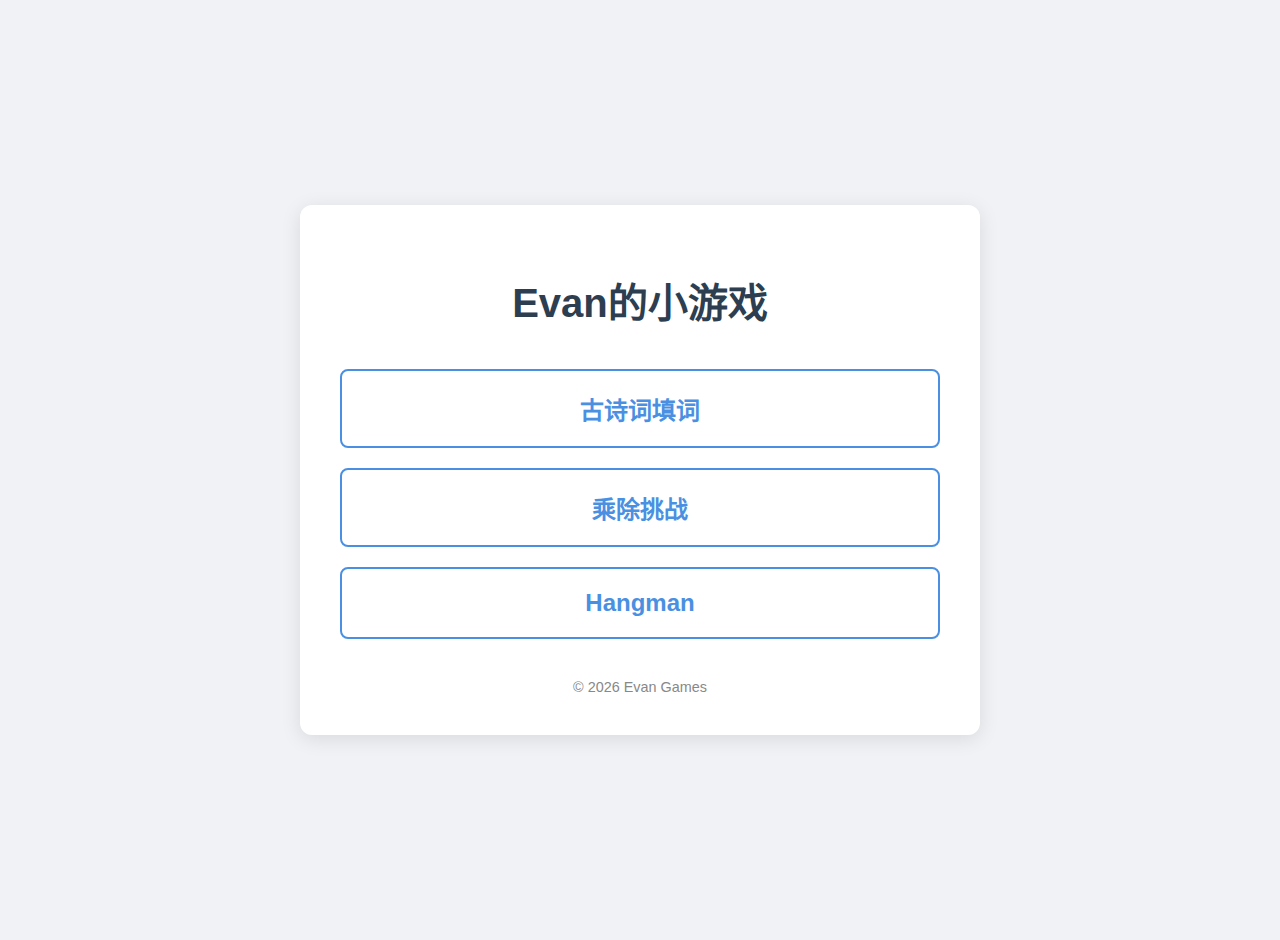
<file: index.html>
<!DOCTYPE html>
<html lang="zh-CN">
<head>
    <meta charset="UTF-8">
    <meta name="viewport" content="width=device-width, initial-scale=1.0">
    <title>Evan的小游戏</title>
    <style>
        :root {
            --primary-color: #4a90e2;
            --secondary-color: #f5f5f5;
            --text-color: #333;
            --hover-color: #357abd;
        }

        body {
            font-family: -apple-system, BlinkMacSystemFont, "Segoe UI", Roboto, "Helvetica Neue", Arial, "Noto Sans", sans-serif, "Apple Color Emoji", "Segoe UI Emoji", "Segoe UI Symbol", "Noto Color Emoji";
            background-color: #f0f2f5;
            margin: 0;
            padding: 20px;
            display: flex;
            justify-content: center;
            align-items: center;
            min-height: 100vh;
            color: var(--text-color);
        }

        .container {
            background-color: white;
            padding: 40px;
            border-radius: 12px;
            box-shadow: 0 4px 20px rgba(0, 0, 0, 0.1);
            text-align: center;
            max-width: 600px;
            width: 100%;
        }

        h1 {
            margin-bottom: 40px;
            color: #2c3e50;
            font-size: 2.5rem;
        }

        .game-list {
            display: flex;
            flex-direction: column;
            gap: 20px;
        }

        .game-link {
            display: block;
            text-decoration: none;
            background-color: white;
            border: 2px solid var(--primary-color);
            color: var(--primary-color);
            padding: 20px;
            border-radius: 8px;
            font-size: 1.5rem;
            font-weight: bold;
            transition: all 0.3s ease;
        }

        .game-link:hover {
            background-color: var(--primary-color);
            color: white;
            transform: translateY(-2px);
            box-shadow: 0 4px 10px rgba(74, 144, 226, 0.3);
        }

        .footer {
            margin-top: 40px;
            font-size: 0.9rem;
            color: #888;
        }
    </style>
</head>
<body>
    <div class="container">
        <h1>Evan的小游戏</h1>
        <div class="game-list">
            <a href="chinese/index.html" class="game-link">古诗词填词</a>
            <a href="math/grade4/index.html" class="game-link">乘除挑战</a>
            <a href="english/hangman/index.html" class="game-link">Hangman</a>
        </div>
        <div class="footer">
            &copy; 2026 Evan Games
        </div>
    </div>
</body>
</html>
</file>
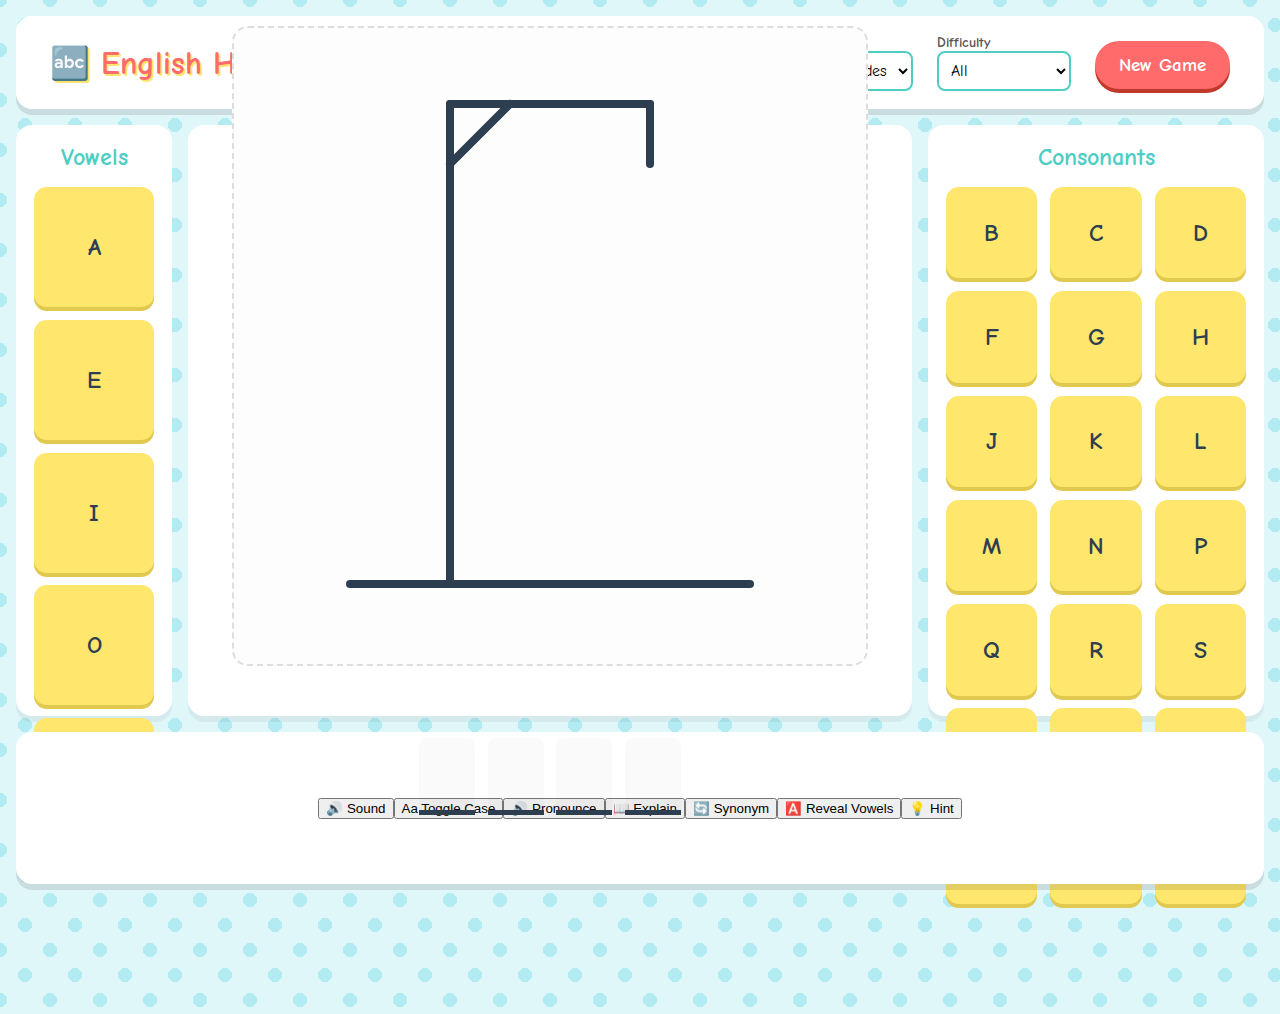
<file: english/hangman/index.html>
<!DOCTYPE html>
<html lang="en">
<head>
    <meta charset="UTF-8">
    <meta name="viewport" content="width=device-width, initial-scale=1.0">
    <title>English Hangman</title>
    <link rel="stylesheet" href="style.css?v=2026020911">
    <link href="https://fonts.googleapis.com/css2?family=Comic+Neue:wght@400;700&display=swap" rel="stylesheet">
</head>
<body>
    <div class="app-container">
        <!-- Top: Controls -->
        <header class="top-bar">
            <div class="logo">
                <h1>🔤 English Hangman</h1>
            </div>
            <div class="controls">
                <div class="control-group">
                    <label for="library-select">Library</label>
                    <select id="library-select">
                        <option value="elementary">Elementary</option>
                    </select>
                </div>
                <div class="control-group">
                    <label for="grade-select">Grade</label>
                    <select id="grade-select">
                        <option value="all">All Grades</option>
                        <option value="3">Grade 3</option>
                        <option value="4">Grade 4</option>
                        <option value="5">Grade 5</option>
                        <option value="6">Grade 6</option>
                    </select>
                </div>
                <div class="control-group">
                    <label for="difficulty-select">Difficulty</label>
                    <select id="difficulty-select">
                        <option value="all">All</option>
                        <option value="easy">Easy (<5)</option>
                        <option value="medium">Medium (5-7)</option>
                        <option value="hard">Hard (8+)</option>
                    </select>
                </div>
                <button id="new-game-btn">New Game</button>
            </div>
        </header>

        <!-- Main Game Area -->
        <main class="game-content">
            <!-- Left: Vowels -->
            <aside class="left-panel">
                <h2>Vowels</h2>
                <div id="vowels-container" class="vowels-grid">
                    <!-- JS will populate -->
                </div>
            </aside>

            <!-- Center: Hangman -->
            <section class="center-panel">
                <div class="canvas-wrapper">
                    <canvas id="hangman-canvas" width="600" height="600"></canvas>
                </div>
                <div id="game-message" class="hidden"></div>
                <div id="word-display" class="word-container">
                    <!-- JS will populate -->
                </div>
                <div id="synonym-display" class="synonym-container hidden">
                    <!-- JS will populate synonyms -->
                </div>
            </section>

            <!-- Right: Consonants -->
            <aside class="right-panel">
                <h2>Consonants</h2>
                <div id="consonants-container" class="consonants-grid">
                    <!-- JS will populate -->
                </div>
            </aside>
        </main>

        <!-- Bottom: Controls -->
        <footer class="bottom-panel">
            <button id="sound-toggle-btn" class="action-btn sound-btn">🔊 Sound</button>
            <button id="toggle-case-btn" class="action-btn">Aa Toggle Case</button>
            <button id="pronounce-btn" class="action-btn pronounce-btn">🔊 Pronounce</button>
            <button id="explain-btn" class="action-btn explain-btn">📖 Explain</button>
            <button id="synonym-btn" class="action-btn synonym-btn">🔄 Synonym</button>
            <button id="reveal-vowels-btn" class="action-btn vowels-btn">🅰️ Reveal Vowels</button>
            <button id="hint-btn" class="action-btn hint-btn">💡 Hint</button>
        </footer>
    </div>

    <div id="explain-modal" class="modal hidden">
        <div class="modal-overlay"></div>
        <div class="modal-content">
            <button id="close-modal-btn" class="close-btn">&times;</button>
            <h2 id="modal-word"></h2>
            <div class="modal-body">
            <div class="modal-text">
              <h3>Definition:</h3>
              <p id="modal-definition">Loading...</p>
            </div>
          </div>
        </div>
    </div>

    <script src="data.js?v=20260209"></script>
    <script src="sounds.js?v=20260209"></script>
    <script src="script.js?v=20260209"></script>
</body>
</html>
</file>
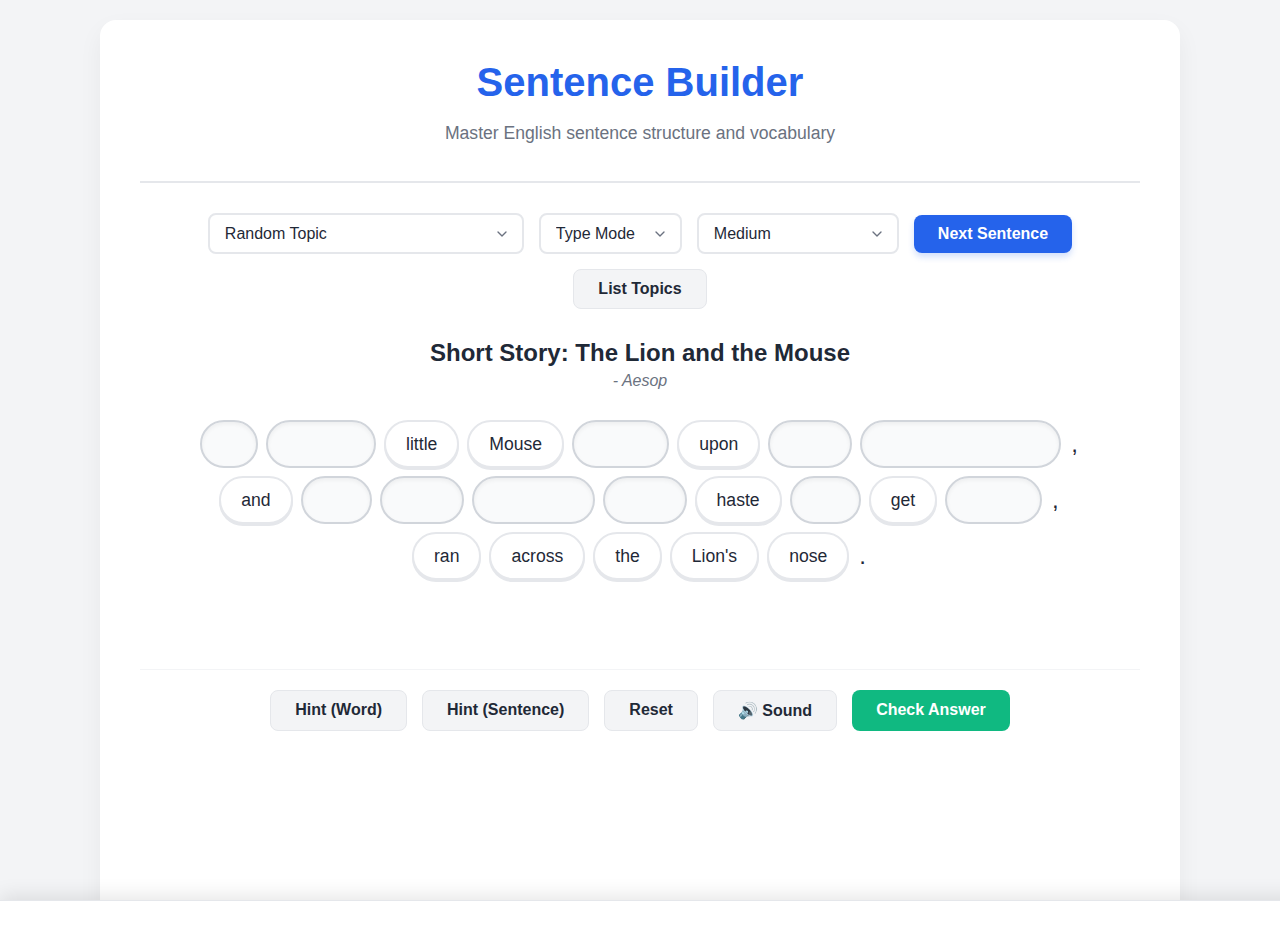
<file: english/sentence-builder/index.html>
<!DOCTYPE html>
<html lang="en">
<head>
    <meta charset="UTF-8">
    <meta name="viewport" content="width=device-width, initial-scale=1.0">
    <title>English Sentence Builder</title>
    <link rel="stylesheet" href="style.css?version=1.0.10">
</head>
<body>
    <div class="container">
        <header>
            <h1>Sentence Builder</h1>
            <p class="subtitle">Master English sentence structure and vocabulary</p>
        </header>

        <div class="controls">
            <select id="topic-select">
                <option value="all">Random Topic</option>
                <!-- Filled dynamically -->
            </select>
            
            <select id="mode-select">
                <option value="input">Type Mode</option>
                <option value="select">Select Mode</option>
                <option value="sort">Sort Mode</option>
            </select>
            
            <select id="difficulty-select">
                <option value="easy">Easy (Fewer Blanks)</option>
                <option value="medium" selected>Medium</option>
                <option value="hard">Hard (More Blanks)</option>
            </select>
            
            <button id="new-game-btn">Next Sentence</button>
            <button id="pick-topic-btn" class="secondary-btn">List Topics</button>
        </div>

        <div id="sentence-info">
            <div id="sentence-title">Loading...</div>
            <div id="sentence-author"></div>
        </div>

        <div id="sentence-content" class="sentence-container">
            <!-- Content generated by JS -->
        </div>
        
        <div id="message-area"></div>

        <div class="game-actions">
            <button id="hint-btn" class="secondary-btn">Hint (Word)</button>
            <button id="hint-sentence-btn" class="secondary-btn">Hint (Sentence)</button>
            <button id="restart-btn" class="secondary-btn">Reset</button>
            <button id="sound-toggle-btn" class="secondary-btn">🔊 Sound</button>
            <button id="check-btn" class="primary-btn">Check Answer</button>
        </div>
    </div>

    <!-- Selection Pool (Fixed at bottom) -->
    <div id="selection-pool" class="selection-pool hidden">
        <!-- Words generated by JS -->
    </div>

    <!-- Topic Picker Modal -->
    <div id="topic-modal" class="modal hidden">
        <div class="modal-content">
            <div class="modal-header">
                <h2>Select a Topic</h2>
                <button class="close-modal">&times;</button>
            </div>
            <div class="modal-body" id="topic-list">
                <!-- List generated by JS -->
            </div>
        </div>
    </div>

    <!-- Message Modal -->
    <div id="message-modal" class="modal hidden">
        <div class="modal-content">
            <div class="modal-header">
                <h2 id="msg-modal-title">Hint</h2>
                <button class="close-msg-modal">&times;</button>
            </div>
            <div class="modal-body">
                <p id="msg-modal-body" style="font-size: 1.2rem; line-height: 1.6;"></p>
            </div>
            <div class="modal-footer">
                <button id="msg-modal-ok" class="primary-btn">OK</button>
            </div>
        </div>
    </div>

    <!-- Scripts -->
    <script src="data.js"></script>
    <script src="sounds.js"></script>
    <script src="script.js?version=1.0.10"></script>
</body>
</html>
</file>
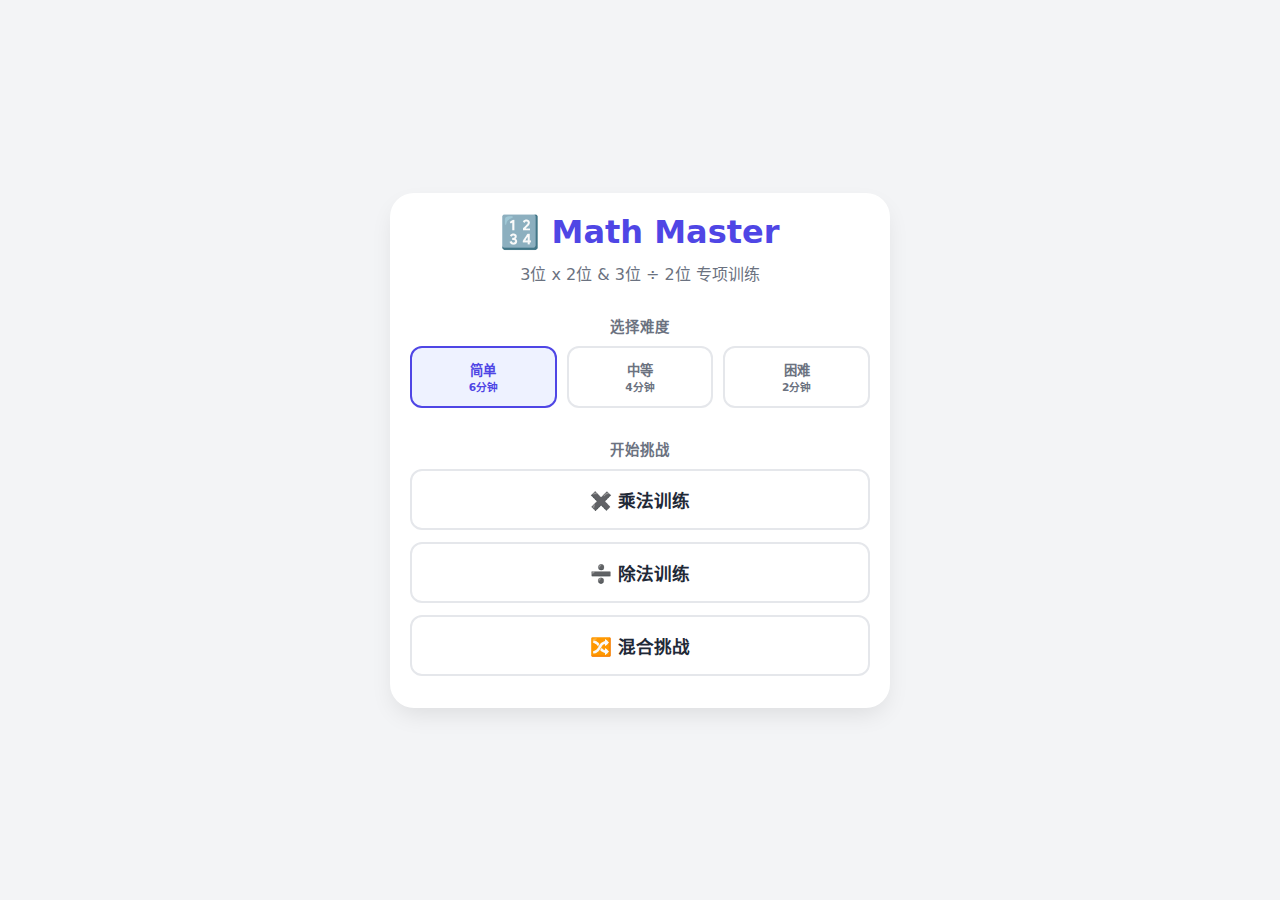
<file: math/grade4/index.html>
<!doctype html>
<html lang="zh-CN">
  <head>
    <meta charset="UTF-8" />
    <meta name="viewport" content="width=device-width, initial-scale=1.0" />
    <title>Math Master: 3x2 挑战</title>
    <style>
      :root {
        --primary: #4f46e5;
        --primary-dark: #4338ca;
        --bg: #f3f4f6;
        --surface: #ffffff;
        --text: #1f2937;
        --text-light: #6b7280;
        --success: #10b981;
        --error: #ef4444;
      }

      * {
        box-sizing: border-box;
        margin: 0;
        padding: 0;
        font-family: "Segoe UI", system-ui, sans-serif;
      }

      body {
            background-color: var(--bg);
            color: var(--text);
            height: 100vh;
            display: flex;
            justify-content: center;
            align-items: center;
            padding: 0;
            overflow: hidden;
        }

        .container {
            background: var(--surface);
            width: 100%;
            height: 100%;
            padding: 20px;
            text-align: center;
            position: relative;
            overflow: hidden;
            display: flex;
            flex-direction: column;
        }

        .container.narrow {
            max-width: 500px;
            height: auto;
            border-radius: 24px;
            box-shadow: 0 10px 25px -5px rgba(0, 0, 0, 0.1);
        }

        h1 {
            font-size: 2rem;
        margin-bottom: 10px;
        color: var(--primary);
      }

      .subtitle {
        color: var(--text-light);
        margin-bottom: 30px;
      }

      /* Screens */
      .screen {
        display: none;
        width: 100%;
        height: 100%;
        animation: fadeIn 0.3s ease-out;
      }

      .screen.active {
        display: block;
      }

      /* Center content for Start/Result screens */
      #start-screen, #result-screen {
        display: none;
        flex-direction: column;
        justify-content: center;
        align-items: center;
      }
      
      #start-screen.active, #result-screen.active {
        display: flex;
      }

      @keyframes fadeIn {
        from {
          opacity: 0;
          transform: translateY(10px);
        }
        to {
          opacity: 1;
          transform: translateY(0);
        }
      }

      /* Difficulty Selector */
        .difficulty-section {
            margin-bottom: 30px;
            width: 100%;
        }

        .section-label {
            font-size: 0.9rem;
            color: var(--text-light);
            margin-bottom: 10px;
            text-transform: uppercase;
            letter-spacing: 1px;
            font-weight: 600;
        }

        .difficulty-btns {
            display: flex;
            gap: 10px;
            justify-content: center;
        }

        .diff-btn {
            flex: 1;
            padding: 12px;
            border: 2px solid #e5e7eb;
            background: white;
            border-radius: 12px;
            cursor: pointer;
            font-weight: 600;
            color: var(--text-light);
            transition: all 0.2s;
        }

        .diff-btn.active {
            border-color: var(--primary);
            background: #eef2ff;
            color: var(--primary);
        }

        .diff-btn:hover:not(.active) {
            border-color: #d1d5db;
        }

        /* Menu */
      .mode-btn {
        display: block;
        width: 100%;
        padding: 16px;
        margin-bottom: 12px;
        border: 2px solid #e5e7eb;
        background: transparent;
        border-radius: 12px;
        font-size: 1.1rem;
        font-weight: 600;
        color: var(--text);
        cursor: pointer;
        transition: all 0.2s;
      }

      .mode-btn:hover {
        border-color: var(--primary);
        background: #eef2ff;
        color: var(--primary);
      }

      /* Game UI */
        .game-layout {
            display: flex;
            gap: 20px;
            align-items: stretch;
            text-align: left;
            height: 100%;
        }

        .game-main {
            flex: 1;
            text-align: center;
            display: flex;
            flex-direction: column;
            justify-content: center;
            padding: 20px;
        }

        .game-scratchpad {
            flex: 1;
            background: #f8fafc;
            border: 2px dashed #cbd5e1;
            border-radius: 16px;
            padding: 10px;
            display: flex;
            flex-direction: column;
            height: 100%;
            position: relative;
            transition: all 0.3s ease;
            z-index: 10;
        }

        .game-scratchpad.maximized {
            position: fixed;
            top: 0;
            left: 0;
            width: 100%;
            height: 100%;
            border: none;
            border-radius: 0;
            background: #ffffff;
            z-index: 100;
            padding: 20px;
        }

        .scratch-toolbar {
            display: flex;
            justify-content: space-between;
            margin-bottom: 10px;
            padding: 0 5px;
        }

        .tool-btn {
            background: none;
            border: none;
            cursor: pointer;
            font-size: 1.2rem;
            padding: 5px;
            border-radius: 8px;
            color: var(--text-light);
            transition: all 0.2s;
        }

        .tool-btn:hover, .tool-btn.active {
            background: #e2e8f0;
            color: var(--primary);
        }

        .canvas-container {
            flex: 1;
            position: relative;
            background: white;
            border-radius: 12px;
            overflow: hidden;
            box-shadow: inset 0 2px 4px rgba(0,0,0,0.05);
            cursor: crosshair;
        }

        canvas {
            display: block;
            width: 100%;
            height: 100%;
        }

        textarea.scratch-text {
            width: 100%;
            height: 100%;
            border: none;
            resize: none;
            padding: 15px;
            font-size: 1.2rem;
            font-family: monospace;
            background: white;
            border-radius: 12px;
            outline: none;
            display: none;
        }

        textarea.scratch-text.active {
            display: block;
        }

        @media (max-width: 768px) {
            .game-layout {
                flex-direction: column;
            }
            .game-scratchpad {
                width: 100%;
                height: 300px;
            }
        }

        .stats-bar {
        display: flex;
        justify-content: space-between;
        margin-bottom: 20px;
        font-size: 0.9rem;
        color: var(--text-light);
        font-weight: 600;
      }

      .timer-bar-bg {
        height: 6px;
        background: #e5e7eb;
        border-radius: 3px;
        margin-bottom: 30px;
        overflow: hidden;
      }

      .timer-bar-fill {
        height: 100%;
        background: var(--primary);
        width: 100%;
        transition: width 1s linear;
      }

      .problem-box {
        font-size: 3rem;
        font-weight: 700;
        margin-bottom: 30px;
        font-feature-settings: "tnum";
        font-variant-numeric: tabular-nums;
      }

      .input-wrapper {
        position: relative;
        max-width: 200px;
        margin: 0 auto 30px;
      }

      input[type="number"] {
        width: 100%;
        font-size: 2rem;
        padding: 12px;
        text-align: center;
        border: 3px solid #e5e7eb;
        border-radius: 12px;
        outline: none;
        transition: border-color 0.2s;
        -moz-appearance: textfield;
      }

      input[type="number"]::-webkit-outer-spin-button,
      input[type="number"]::-webkit-inner-spin-button {
        -webkit-appearance: none;
        margin: 0;
      }

      input[type="number"]:focus {
        border-color: var(--primary);
      }

      .submit-btn {
        background: var(--primary);
        color: white;
        border: none;
        padding: 16px 32px;
        border-radius: 12px;
        font-size: 1.1rem;
        font-weight: 600;
        cursor: pointer;
        transition: background 0.2s;
        width: 100%;
      }

      .submit-btn:hover {
        background: var(--primary-dark);
      }

      /* Feedback Animation */
      .correct-anim {
        animation: pulse-green 0.4s ease-out;
      }

      .wrong-anim {
        animation: shake-red 0.4s ease-in-out;
      }

      @keyframes pulse-green {
        0% {
          box-shadow: 0 0 0 0 rgba(16, 185, 129, 0.4);
          border-color: var(--success);
        }
        70% {
          box-shadow: 0 0 0 20px rgba(16, 185, 129, 0);
          border-color: var(--success);
        }
        100% {
          box-shadow: 0 0 0 0 rgba(16, 185, 129, 0);
        }
      }

      @keyframes shake-red {
        0%,
        100% {
          transform: translateX(0);
          border-color: var(--error);
        }
        25% {
          transform: translateX(-10px);
        }
        75% {
          transform: translateX(10px);
        }
      }

      /* Result Screen */
      .score-display {
        font-size: 4rem;
        font-weight: 800;
        color: var(--primary);
        margin-bottom: 10px;
      }

      .stats-grid {
        display: grid;
        grid-template-columns: 1fr 1fr;
        gap: 15px;
        margin-bottom: 30px;
      }

      .stat-item {
        background: #f9fafb;
        padding: 15px;
        border-radius: 12px;
      }

      .stat-label {
        font-size: 0.8rem;
        color: var(--text-light);
        margin-bottom: 4px;
      }

      .stat-value {
        font-size: 1.5rem;
        font-weight: 700;
      }
    </style>
  </head>
  <body>
    <div class="container narrow" id="main-container">
      <!-- Start Screen -->
      <div id="start-screen" class="screen active">
        <h1>🔢 Math Master</h1>
        <p class="subtitle">3位 x 2位 & 3位 ÷ 2位 专项训练</p>
        
        <div class="difficulty-section">
            <div class="section-label">选择难度</div>
            <div class="difficulty-btns">
                <button class="diff-btn active" onclick="setDifficulty(360, this)">简单<br><span style="font-size:0.8em">6分钟</span></button>
                <button class="diff-btn" onclick="setDifficulty(240, this)">中等<br><span style="font-size:0.8em">4分钟</span></button>
                <button class="diff-btn" onclick="setDifficulty(120, this)">困难<br><span style="font-size:0.8em">2分钟</span></button>
            </div>
        </div>

        <div class="section-label">开始挑战</div>
        <button class="mode-btn" onclick="startGame('multiplication')">
          ✖️ 乘法训练
        </button>
        <button class="mode-btn" onclick="startGame('division')">
          ➗ 除法训练
        </button>
        <button class="mode-btn" onclick="startGame('mixed')">
          🔀 混合挑战
        </button>
      </div>

      <!-- Game Screen -->
      <div id="game-screen" class="screen">
        <div class="game-layout">
          <div class="game-main">
            <div class="stats-bar">
              <span id="score-el">得分: 0</span>
              <span id="streak-el">连击: 0</span>
            </div>
            <div class="timer-bar-bg">
              <div id="timer-bar" class="timer-bar-fill"></div>
            </div>

            <div id="problem" class="problem-box">123 × 45</div>

            <div class="input-wrapper">
              <input
                type="number"
                id="answer-input"
                placeholder="?"
                autocomplete="off"
              />
            </div>

            <button class="submit-btn" onclick="checkAnswer()">提交 (Enter)</button>
          </div>

          <div class="game-scratchpad" id="scratchpad">
            <div class="scratch-toolbar">
              <div style="display: flex; gap: 5px;">
                <button class="tool-btn active" id="btn-draw" onclick="setScratchMode('draw')" title="画笔">✏️</button>
                <button class="tool-btn" id="btn-eraser" onclick="setScratchMode('eraser')" title="橡皮擦">🧽</button>
                <button class="tool-btn" id="btn-text" onclick="setScratchMode('text')" title="键盘">⌨️</button>
              </div>
              <div style="display: flex; gap: 5px;">
                  <button class="tool-btn" onclick="toggleMaximize()" title="最大化/还原" id="btn-maximize">⤢</button>
                  <button class="tool-btn" onclick="clearScratchpad()" title="清除">🗑️</button>
              </div>
            </div>
            <div class="canvas-container">
              <canvas id="scratch-canvas"></canvas>
              <textarea id="scratch-text" class="scratch-text" placeholder="在此输入计算过程..."></textarea>
            </div>
          </div>
        </div>
      </div>

      <!-- Result Screen -->
      <div id="result-screen" class="screen">
        <h1>时间到!</h1>
        <p class="subtitle">本次练习成绩</p>

        <div class="score-display" id="final-score">0</div>

        <div class="stats-grid">
          <div class="stat-item">
            <div class="stat-label">答对题目</div>
            <div class="stat-value" id="correct-count">0</div>
          </div>
          <div class="stat-item">
            <div class="stat-label">准确率</div>
            <div class="stat-value" id="accuracy">0%</div>
          </div>
        </div>

        <button class="submit-btn" onclick="showStartScreen()">再玩一次</button>
      </div>
    </div>

    <script>
      // Game State
      let currentMode = "mixed";
      let initialTime = 360; // Default Simple
      let score = 0;
      let streak = 0;
      let timeLeft = 60;
      let totalTime = 60;
      let timerInterval;
      let currentAnswer = 0;
      let totalQuestions = 0;
      let correctAnswers = 0;
      let isGameActive = false;

      // Scratchpad State
      let scratchMode = 'draw'; // 'draw' or 'text'
      let isDrawing = false;
      let isMaximized = false;
      let lastX = 0;
      let lastY = 0;
      const scratchpad = document.getElementById('scratchpad');
      const canvas = document.getElementById('scratch-canvas');
      const ctx = canvas.getContext('2d');
      const scratchText = document.getElementById('scratch-text');
      const maximizeBtn = document.getElementById('btn-maximize');

      // DOM Elements
      const mainContainer = document.getElementById('main-container');
      const screens = {
        start: document.getElementById("start-screen"),
        game: document.getElementById("game-screen"),
        result: document.getElementById("result-screen"),
      };
      const input = document.getElementById("answer-input");
      const problemEl = document.getElementById("problem");
      const scoreEl = document.getElementById("score-el");
      const streakEl = document.getElementById("streak-el");
      const timerBar = document.getElementById("timer-bar");

      function setDifficulty(time, btn) {
          initialTime = time;
          document.querySelectorAll('.diff-btn').forEach(b => b.classList.remove('active'));
          btn.classList.add('active');
      }

      // Init Canvas
      function initCanvas() {
        if (!canvas.offsetParent) return; // Hidden
        const rect = canvas.parentElement.getBoundingClientRect();
        // Set actual canvas size to match display size for sharp rendering
        canvas.width = rect.width;
        canvas.height = rect.height;
        
        ctx.strokeStyle = '#1f2937';
        ctx.lineJoin = 'round';
        ctx.lineCap = 'round';
        
        updateContextStyle();
      }
      
      function updateContextStyle() {
          if (scratchMode === 'eraser') {
              ctx.globalCompositeOperation = 'destination-out';
              ctx.lineWidth = 20;
              canvas.style.cursor = 'cell'; // Or a custom cursor
          } else {
              ctx.globalCompositeOperation = 'source-over';
              ctx.lineWidth = 2;
              canvas.style.cursor = 'crosshair';
          }
      }
      
      // Resize observer to handle window resize
      const resizeObserver = new ResizeObserver(() => {
        if (isGameActive && canvas.offsetParent) {
            // Optional: Save content before resize
            const tempCanvas = document.createElement('canvas');
            tempCanvas.width = canvas.width;
            tempCanvas.height = canvas.height;
            tempCanvas.getContext('2d').drawImage(canvas, 0, 0);
            
            initCanvas();
            
            // Restore content
            // Force source-over to draw the old content correctly
            const prevOp = ctx.globalCompositeOperation;
            ctx.globalCompositeOperation = 'source-over';
            ctx.drawImage(tempCanvas, 0, 0, tempCanvas.width, tempCanvas.height, 0, 0, canvas.width, canvas.height);
            // Restore mode
            ctx.globalCompositeOperation = prevOp;
        }
      });
      resizeObserver.observe(document.querySelector('.canvas-container'));

      // Canvas Events
      function getPos(e) {
        const rect = canvas.getBoundingClientRect();
        const clientX = e.touches ? e.touches[0].clientX : e.clientX;
        const clientY = e.touches ? e.touches[0].clientY : e.clientY;
        return {
            x: clientX - rect.left,
            y: clientY - rect.top
        };
      }

      function startDrawing(e) {
        if (scratchMode !== 'draw' && scratchMode !== 'eraser') return;
        isDrawing = true;
        const pos = getPos(e);
        lastX = pos.x;
        lastY = pos.y;
      }

      function draw(e) {
        if (!isDrawing) return;
        if (scratchMode !== 'draw' && scratchMode !== 'eraser') return;
        if (e.type !== 'mousemove' && e.type !== 'mousedown') e.preventDefault(); // Prevent scrolling on touch
        
        const pos = getPos(e);
        
        ctx.beginPath();
        ctx.moveTo(lastX, lastY);
        ctx.lineTo(pos.x, pos.y);
        ctx.stroke();
        
        lastX = pos.x;
        lastY = pos.y;
      }

      function stopDrawing() {
        isDrawing = false;
      }

      canvas.addEventListener('mousedown', startDrawing);
      canvas.addEventListener('mousemove', draw);
      canvas.addEventListener('mouseup', stopDrawing);
      canvas.addEventListener('mouseout', stopDrawing);

      canvas.addEventListener('touchstart', startDrawing, {passive: false});
      canvas.addEventListener('touchmove', draw, {passive: false});
      canvas.addEventListener('touchend', stopDrawing);

      function setScratchMode(mode) {
        scratchMode = mode;
        document.getElementById('btn-draw').classList.toggle('active', mode === 'draw');
        document.getElementById('btn-eraser').classList.toggle('active', mode === 'eraser');
        document.getElementById('btn-text').classList.toggle('active', mode === 'text');
        
        if (mode === 'draw' || mode === 'eraser') {
            canvas.style.display = 'block';
            scratchText.classList.remove('active');
            updateContextStyle();
        } else {
            canvas.style.display = 'none';
            scratchText.classList.add('active');
            scratchText.focus();
        }
      }

      function clearScratchpad() {
        ctx.clearRect(0, 0, canvas.width, canvas.height);
        scratchText.value = '';
      }

      function toggleMaximize() {
          isMaximized = !isMaximized;
          
          if (isMaximized) {
              scratchpad.classList.add('maximized');
              maximizeBtn.textContent = '⤡'; // Restore icon
          } else {
              scratchpad.classList.remove('maximized');
              maximizeBtn.textContent = '⤢'; // Maximize icon
          }
          
          // Re-init canvas after transition (wait for CSS transition)
          // We can use the resize observer to handle this, but let's force a check after transition
          setTimeout(() => {
             // Trigger resize observer manually or let it happen naturally
             // Saving content is handled by resize observer logic if we update it correctly
             // But ResizeObserver might be enough. Let's see.
             // Actually, ResizeObserver is async and handles it.
             // However, for better UX, we might want to ensure we don't lose content during the animation if possible.
             // The current ResizeObserver logic saves/restores content.
          }, 310);
      }

      // Setup Event Listeners
      input.addEventListener("keypress", function (e) {
        if (e.key === "Enter") {
          checkAnswer();
        }
      });

      function showScreen(screenName) {
        Object.values(screens).forEach((s) => s.classList.remove("active"));
        screens[screenName].classList.add("active");

        // Handle Layout
        if (screenName === 'game') {
            mainContainer.classList.remove('narrow');
            // Delay initCanvas slightly to ensure layout is done
            setTimeout(initCanvas, 50);
        } else {
            mainContainer.classList.add('narrow');
        }
      }

      function showStartScreen() {
        showScreen("start");
      }

      function startGame(mode) {
        currentMode = mode;
        score = 0;
        streak = 0;
        timeLeft = initialTime;
        totalTime = initialTime;
        totalQuestions = 0;
        correctAnswers = 0;
        isGameActive = true;

        updateStats();
        showScreen("game");
        generateProblem();
        input.value = "";
        input.focus();
        
        // Auto clear scratchpad on start
        clearScratchpad();
        updateTimerDisplay(); // Initial display

        // Start Timer
        if (timerInterval) clearInterval(timerInterval);
        timerInterval = setInterval(() => {
          if (!isGameActive) return;

          timeLeft -= 0.1;
          const percentage = (timeLeft / totalTime) * 100;
          timerBar.style.width = `${Math.max(0, percentage)}%`;
          
          updateTimerDisplay(); // Update text

          if (percentage <= 20) {
            timerBar.style.background = "#ef4444";
          } else {
            timerBar.style.background = "#4f46e5";
          }

          if (timeLeft <= 0) {
            endGame();
          }
        }, 100);
      }
      
      function updateTimerDisplay() {
          const minutes = Math.floor(Math.ceil(timeLeft) / 60);
          const seconds = Math.ceil(timeLeft) % 60;
          const timeText = `${minutes}:${seconds.toString().padStart(2, '0')}`;
          // Show timer text inside or above timer bar if we had an element.
          // Let's add a timer text element dynamically if it doesn't exist, or just use existing structure?
          // We don't have a timer text element. Let's create one or just put it in the stats bar?
          // Actually, let's create a dedicated timer display overlay or put it in stats bar.
          // Let's modify stats bar to include time.
          
          // Or cleaner: Add a timer overlay on the progress bar? Or just add it to stats bar.
          // Let's look at stats-bar HTML:
          // <div class="stats-bar"><span id="score-el">...</span><span id="streak-el">...</span></div>
          // We can insert a timer span in the middle.
          
          let timerEl = document.getElementById('timer-text-el');
          if (!timerEl) {
              const statsBar = document.querySelector('.stats-bar');
              timerEl = document.createElement('span');
              timerEl.id = 'timer-text-el';
              // Insert in middle
              statsBar.insertBefore(timerEl, statsBar.children[1]);
          }
          timerEl.textContent = `⏱️ ${timeText}`;
      }

      function generateProblem() {
        let type = currentMode;
        if (type === "mixed") {
          type = Math.random() > 0.5 ? "multiplication" : "division";
        }

        let num1, num2, symbol;

        if (type === "multiplication") {
          // 3-digit * 2-digit
          num1 = Math.floor(Math.random() * 900) + 100; // 100-999
          num2 = Math.floor(Math.random() * 90) + 10; // 10-99
          currentAnswer = num1 * num2;
          symbol = "×";
        } else {
          // 3-digit / 2-digit
          // Generate answer and divisor first to ensure integer result
          // Divisor (2-digit)
          num2 = Math.floor(Math.random() * 90) + 10; // 10-99

          // Result. We want Dividend to be 3-digit (100-999).
          // Dividend = Divisor * Quotient
          // So Quotient range:
          // Min Quotient = 100 / Divisor
          // Max Quotient = 999 / Divisor

          let minQ = Math.ceil(100 / num2);
          let maxQ = Math.floor(999 / num2);

          // If range is invalid (shouldn't happen for 10-99 divisor, min possible is 100/99=1, max 999/10=99)
          if (minQ > maxQ) {
            // Fallback simply
            num2 = 20;
            minQ = 5;
            maxQ = 49;
          }

          let quotient = Math.floor(Math.random() * (maxQ - minQ + 1)) + minQ;

          num1 = num2 * quotient; // This is the dividend
          currentAnswer = quotient;
          symbol = "÷";
        }

        problemEl.textContent = `${num1} ${symbol} ${num2}`;
      }

      function checkAnswer() {
        if (!isGameActive) return;

        const userVal = parseInt(input.value);
        if (isNaN(userVal)) return;

        totalQuestions++;
        const isCorrect = userVal === currentAnswer;

        if (isCorrect) {
          handleCorrect();
        } else {
          handleWrong();
        }

        input.value = "";
        input.focus();
        updateStats();
        
        // Auto clear scratchpad on next question? 
        // User might want to see where they went wrong, so maybe NOT clear automatically on wrong answer.
        // But on correct answer, usually we move on. 
        // Let's Keep it manual for now to be safe, or clear only on correct?
        // User feedback usually prefers manual clearing or clearing when NEW problem appears.
        if (isGameActive) {
            generateProblem();
            // Optional: clearScratchpad(); // Let's leave it for user to decide or add a preference later.
        }
      }

      function handleCorrect() {
        correctAnswers++;
        streak++;

        // Calculate score based on streak
        const points = 10 + streak * 2;
        score += points;

        // Add time bonus (max 60s)
        timeLeft = Math.min(totalTime, timeLeft + 2);

        // Visual feedback
        input.classList.add("correct-anim");
        setTimeout(() => input.classList.remove("correct-anim"), 400);
      }

      function handleWrong() {
        streak = 0;
        // Time penalty
        timeLeft = Math.max(0, timeLeft - 5);

        // Visual feedback
        input.classList.add("wrong-anim");
        setTimeout(() => input.classList.remove("wrong-anim"), 400);
      }

      function updateStats() {
        scoreEl.textContent = `得分: ${score}`;
        streakEl.textContent = `连击: ${streak}`;
      }

      function endGame() {
        isGameActive = false;
        clearInterval(timerInterval);

        document.getElementById("final-score").textContent = score;
        document.getElementById("correct-count").textContent =
          `${correctAnswers}/${totalQuestions}`;

        const acc =
          totalQuestions > 0
            ? Math.round((correctAnswers / totalQuestions) * 100)
            : 0;
        document.getElementById("accuracy").textContent = `${acc}%`;

        showScreen("result");
      }
    </script>
  </body>
</html>
</file>
<file: english/hangman/style.css>
:root {
    --primary-color: #4ECDC4;
    --secondary-color: #FF6B6B;
    --accent-color: #FFE66D;
    --bg-color: #E0F7FA;
    --text-color: #2C3E50;
    --font-main: 'Comic Neue', cursive, sans-serif;
}

body {
    margin: 0;
    padding: 0;
    font-family: var(--font-main);
    background-color: var(--bg-color);
    background-image: radial-gradient(#B2EBF2 20%, transparent 20%),
                      radial-gradient(#B2EBF2 20%, transparent 20%);
    background-size: 50px 50px;
    background-position: 0 0, 25px 25px;
    color: var(--text-color);
    height: 100vh;
    display: flex;
    flex-direction: column;
}

.app-container {
    display: flex;
    flex-direction: column;
    height: 100%;
    max-width: 1600px;
    margin: 0 auto;
    width: 100%;
    padding: 1rem;
    box-sizing: border-box;
}

/* Header */
.top-bar {
    display: flex;
    justify-content: space-between;
    align-items: center;
    background-color: white;
    padding: 1rem 2rem;
    border-radius: 1rem;
    box-shadow: 0 6px 0 rgba(0,0,0,0.1);
    margin-bottom: 1rem;
    border: 2px solid #fff;
}

.top-bar h1 {
    margin: 0;
    color: var(--secondary-color);
    font-size: 2rem;
    text-shadow: 2px 2px 0 #ffe66d;
}

.controls {
    display: flex;
    gap: 1.5rem;
    align-items: flex-end;
}

.control-group {
    display: flex;
    flex-direction: column;
    font-weight: bold;
    font-size: 0.9rem;
    color: #555;
}

select {
    padding: 0.5rem;
    border-radius: 0.5rem;
    border: 2px solid var(--primary-color);
    font-family: inherit;
    font-size: 1rem;
    background: white;
    cursor: pointer;
    outline: none;
}

select:hover {
    background-color: #f0fdfc;
}

#new-game-btn {
    background-color: var(--secondary-color);
    color: white;
    border: none;
    padding: 0.8rem 1.5rem;
    font-size: 1.2rem;
    border-radius: 2rem;
    cursor: pointer;
    font-family: inherit;
    font-weight: bold;
    transition: transform 0.1s;
    box-shadow: 0 4px 0 #c0392b;
    margin-bottom: 2px;
}

#new-game-btn:active {
    transform: translateY(4px);
    box-shadow: none;
}

/* Main Content */
.game-content {
    flex: 1;
    display: flex;
    gap: 1rem;
    min-height: 0;
}

/* Panels */
.left-panel, .right-panel {
    background-color: white;
    padding: 1rem;
    border-radius: 1rem;
    box-shadow: 0 6px 0 rgba(0,0,0,0.05);
    display: flex;
    flex-direction: column;
    align-items: center;
    border: 2px solid #fff;
}

.left-panel {
    flex: 0 0 120px;
}

.right-panel {
    flex: 0 0 300px;
}

.center-panel {
    flex: 1;
    background-color: white;
    border-radius: 1rem;
    box-shadow: 0 6px 0 rgba(0,0,0,0.05);
    display: flex;
    flex-direction: column;
    justify-content: center;
    align-items: center;
    position: relative;
    border: 2px solid #fff;
}

h2 {
    color: var(--primary-color);
    margin-top: 0;
    margin-bottom: 1rem;
    font-size: 1.5rem;
    text-align: center;
}

/* Letter Grids */
.vowels-grid {
    display: flex;
    flex-direction: column;
    gap: 0.8rem;
    width: 100%;
}

.consonants-grid {
    display: grid;
    grid-template-columns: repeat(3, 1fr);
    gap: 0.8rem;
    width: 100%;
}

.letter-btn {
    aspect-ratio: 1;
    display: flex;
    justify-content: center;
    align-items: center;
    background-color: var(--accent-color);
    border: none;
    border-radius: 0.8rem;
    font-size: 1.5rem;
    font-weight: bold;
    color: var(--text-color);
    cursor: pointer;
    transition: all 0.2s;
    user-select: none;
    box-shadow: 0 4px 0 #e1c950;
    font-family: var(--font-main);
}

.letter-btn:hover:not(:disabled) {
    transform: translateY(-2px);
    background-color: #fff0a0;
}

.letter-btn:active:not(:disabled) {
    transform: translateY(2px);
    box-shadow: 0 1px 0 #e1c950;
}

.letter-btn:disabled {
    background-color: #f0f0f0;
    color: #ccc;
    cursor: not-allowed;
    box-shadow: none;
    transform: translateY(4px);
}

.letter-btn.correct {
    background-color: var(--primary-color);
    color: white;
    box-shadow: 0 4px 0 #3bbcb3;
}

.letter-btn.wrong {
    background-color: var(--secondary-color);
    color: white;
    box-shadow: 0 4px 0 #e74c3c;
}

/* Canvas */
.canvas-wrapper {
    background: #fdfdfd;
    border-radius: 1rem;
    padding: 1rem;
    border: 2px dashed #ddd;
}

canvas {
    max-width: 100%;
    height: auto;
}

/* Bottom Word Display */
.bottom-panel {
    margin-top: 1rem;
    padding: 1.5rem;
    background-color: white;
    border-radius: 1rem;
    box-shadow: 0 6px 0 rgba(0,0,0,0.1);
    display: flex;
    justify-content: center;
    align-items: center;
    min-height: 100px;
    border: 2px solid #fff;
}

.word-container {
    display: flex;
    gap: 0.8rem;
    flex-wrap: wrap;
    justify-content: center;
}

.letter-slot {
    font-size: 3rem;
    width: 3.5rem;
    height: 4.5rem;
    border-bottom: 5px solid var(--text-color);
    display: flex;
    justify-content: center;
    align-items: center;
    text-transform: uppercase;
    font-weight: bold;
    border-radius: 0.5rem 0.5rem 0 0;
    background: rgba(0,0,0,0.02);
}

.letter-slot.revealed {
    color: var(--text-color);
    animation: popIn 0.3s cubic-bezier(0.175, 0.885, 0.32, 1.275);
}

.letter-slot.missed {
    color: var(--secondary-color);
    opacity: 0.8;
}

@keyframes popIn {
    0% { transform: scale(0.5); opacity: 0; }
    100% { transform: scale(1); opacity: 1; }
}

/* Message */
#game-message {
    margin-top: 1rem;
    font-size: 1.8rem;
    font-weight: bold;
    text-align: center;
    min-height: 2.5rem;
    padding: 0.5rem 1rem;
    border-radius: 0.5rem;
}

.hidden {
    visibility: hidden;
}

.win-msg { 
    color: var(--primary-color);
    text-shadow: 1px 1px 0 rgba(0,0,0,0.1);
}
.lose-msg { 
    color: var(--secondary-color); 
    text-shadow: 1px 1px 0 rgba(0,0,0,0.1);
}
</file>
<file: english/sentence-builder/style.css>
:root {
    --primary-color: #2563eb; /* Royal Blue */
    --secondary-color: #60a5fa; /* Lighter Blue */
    --bg-color: #f3f4f6; /* Cool Gray */
    --text-color: #1f2937; /* Dark Gray */
    --success-color: #10b981; /* Emerald */
    --error-color: #ef4444; /* Red */
    --input-bg: #ffffff;
    --surface-color: #ffffff;
}

html {
    font-size: 16px;
}

body {
    font-family: -apple-system, BlinkMacSystemFont, "Segoe UI", Roboto, "Helvetica Neue", Arial, sans-serif;
    background-color: var(--bg-color);
    color: var(--text-color);
    margin: 0;
    padding: 20px;
    display: flex;
    justify-content: center;
    min-height: 100vh;
}

.container {
    max-width: 1000px;
    width: 95%;
    background-color: var(--surface-color);
    padding: 40px;
    border-radius: 16px;
    box-shadow: 0 10px 25px rgba(0,0,0,0.05);
    transition: margin 0.3s, width 0.3s, padding 0.3s;
}

header {
    text-align: center;
    margin-bottom: 30px;
    border-bottom: 2px solid #e5e7eb;
    padding-bottom: 20px;
}

h1 {
    margin: 0 0 10px 0;
    font-size: 2.5rem;
    color: var(--primary-color);
}

.subtitle {
    color: #6b7280;
    font-size: 1.1rem;
}

.controls {
    display: flex;
    justify-content: center;
    gap: 15px;
    align-items: center;
    flex-wrap: wrap;
    margin-bottom: 30px;
}

select {
    padding: 10px 35px 10px 15px;
    font-size: 1rem;
    border: 2px solid #e5e7eb;
    border-radius: 8px;
    background-color: var(--input-bg);
    color: var(--text-color);
    cursor: pointer;
    font-weight: 500;
    appearance: none;
    -webkit-appearance: none;
    background-image: url("data:image/svg+xml;charset=UTF-8,%3csvg xmlns='http://www.w3.org/2000/svg' viewBox='0 0 24 24' fill='none' stroke='%236b7280' stroke-width='2' stroke-linecap='round' stroke-linejoin='round'%3e%3cpolyline points='6 9 12 15 18 9'%3e%3c/polyline%3e%3c/svg%3e");
    background-repeat: no-repeat;
    background-position: right 12px center;
    background-size: 16px;
    transition: border-color 0.2s;
}

select:hover, select:focus {
    border-color: var(--primary-color);
    outline: none;
}

button {
    padding: 10px 24px;
    font-size: 1rem;
    border: none;
    border-radius: 8px;
    cursor: pointer;
    font-weight: 600;
    transition: all 0.2s ease;
    display: inline-flex;
    align-items: center;
    gap: 8px;
}

button:disabled {
    background-color: #e5e7eb !important;
    color: #9ca3af !important;
    cursor: not-allowed;
    transform: none !important;
}

#new-game-btn {
    background-color: var(--primary-color);
    color: white;
    box-shadow: 0 4px 6px rgba(37, 99, 235, 0.2);
}

#new-game-btn:hover {
    background-color: #1d4ed8;
    transform: translateY(-1px);
    box-shadow: 0 6px 8px rgba(37, 99, 235, 0.3);
}

#sentence-info {
    text-align: center;
    margin-bottom: 30px;
}

#sentence-title {
    font-size: 1.5rem;
    font-weight: 700;
    color: var(--text-color);
    margin-bottom: 5px;
}

#sentence-author {
    font-size: 1rem;
    color: #6b7280;
    font-style: italic;
}

.sentence-container {
    display: flex;
    flex-direction: column;
    align-items: center;
    gap: 20px;
    font-size: 1.5rem;
    margin-bottom: 40px;
    width: 100%;
}

.sentence-line {
    display: flex;
    flex-wrap: wrap;
    justify-content: center;
    align-items: center; /* Center align vertically */
    gap: 8px; /* Slightly reduced gap as pills have padding */
    line-height: 2; /* Increased line height for pills */
    width: 100%;
    max-width: 900px;
}

.word-box {
    height: 48px;
    padding: 0 20px;
    border-radius: 999px; /* Pill shape */
    background-color: white;
    border: 2px solid #e5e7eb;
    color: var(--text-color);
    font-weight: 500;
    font-size: 1.1rem; /* Match input font size */
    user-select: none;
    box-shadow: 0 2px 0 #e5e7eb; /* Subtle 3D effect */
    transition: all 0.2s;
    display: inline-flex;
    align-items: center;
    justify-content: center;
    box-sizing: border-box;
}

.word-box:hover {
    transform: translateY(-2px);
    box-shadow: 0 4px 0 #e5e7eb;
    border-color: var(--secondary-color);
}

.punctuation {
    font-size: 1.5rem;
    font-weight: 400;
    color: var(--text-color);
    margin: 0 2px;
}

.word-input {
    height: 48px;
    min-width: 50px;
    padding: 0 20px;
    font-size: 1.1rem; /* input font size needs to be readable */
    text-align: center;
    border: 2px solid #d1d5db;
    border-radius: 999px; /* Pill shape */
    background-color: #f9fafb;
    font-family: inherit;
    outline: none;
    transition: all 0.2s;
    color: var(--primary-color);
    font-weight: 600;
    box-shadow: inset 0 2px 4px rgba(0,0,0,0.05);
    box-sizing: border-box;
}

.word-input:focus,
.word-input.active-focus {
    border-color: var(--primary-color);
    background-color: #ffffff;
    box-shadow: 0 0 0 4px rgba(37, 99, 235, 0.1);
    transform: translateY(-2px);
}

.word-input.correct {
    background-color: #d1fae5;
    border-color: var(--success-color);
    color: var(--success-color);
}

.word-input.incorrect {
    background-color: #fee2e2;
    border-color: var(--error-color);
    color: var(--error-color);
    animation: shake 0.4s ease-in-out;
}

@keyframes shake {
    0%, 100% { transform: translateX(0); }
    25% { transform: translateX(-5px); }
    75% { transform: translateX(5px); }
}

.game-actions {
    display: flex;
    justify-content: center;
    gap: 15px;
    margin-top: 20px;
    padding: 20px 0;
    border-top: 1px solid #f3f4f6;
}

.primary-btn {
    background-color: var(--success-color);
    color: white;
}

.primary-btn:hover {
    background-color: #059669;
}

.secondary-btn {
    background-color: #f3f4f6;
    color: var(--text-color);
    border: 1px solid #e5e7eb;
}

.secondary-btn:hover {
    background-color: #e5e7eb;
    border-color: #d1d5db;
}

#message-area {
    text-align: center;
    margin-top: 15px;
    font-size: 1.2rem;
    font-weight: 600;
    min-height: 1.5em;
    color: var(--text-color);
    transition: color 0.3s;
}

/* Sort Mode Styles */
.sort-word {
    height: 48px;
    padding: 0 20px;
    background-color: white;
    border: 2px solid #e5e7eb;
    border-radius: 999px; /* Pill shape */
    cursor: grab;
    font-size: 1.1rem;
    transition: all 0.2s;
    box-shadow: 0 4px 0 #e5e7eb; /* Match pill effect */
    font-weight: 500;
    display: inline-flex;
    align-items: center;
    justify-content: center;
    box-sizing: border-box;
}

.sort-word:hover {
    border-color: var(--primary-color);
    transform: translateY(-2px);
    box-shadow: 0 6px 0 #e5e7eb; /* Lift effect */
}

.sort-word.dragging {
    opacity: 0.5;
    cursor: grabbing;
}

.sort-word.correct {
    background-color: #d1fae5;
    border-color: var(--success-color);
    color: #065f46;
}

.sort-word.incorrect {
    background-color: #fee2e2;
    border-color: var(--error-color);
    color: #991b1b;
}

.sort-word.selected {
    background-color: #eff6ff;
    border-color: var(--primary-color);
    color: var(--primary-color);
    transform: scale(1.05);
    z-index: 10;
}

/* Selection Pool */
.selection-pool {
    position: fixed;
    bottom: 0;
    left: 0;
    width: 100%;
    background-color: white;
    box-shadow: 0 -4px 20px rgba(0,0,0,0.1);
    padding: 20px;
    display: flex;
    flex-wrap: wrap;
    justify-content: center;
    gap: 10px;
    z-index: 1000;
    border-top: 1px solid #e5e7eb;
    transition: transform 0.3s ease;
}

.selection-pool.hidden {
    transform: translateY(100%);
}

.pool-word {
    height: 48px;
    padding: 0 20px;
    background-color: white;
    border: 2px solid #e5e7eb;
    border-radius: 999px; /* Pill shape */
    cursor: pointer;
    font-size: 1.1rem;
    font-weight: 500;
    transition: all 0.2s;
    user-select: none;
    display: inline-flex;
    align-items: center;
    justify-content: center;
    box-sizing: border-box;
    box-shadow: 0 2px 0 #e5e7eb;
}

.pool-word:hover {
    transform: translateY(-2px);
    box-shadow: 0 4px 0 #e5e7eb;
    border-color: var(--secondary-color);
}

.pool-word.muted {
    opacity: 0.5;
    background-color: #f3f4f6;
    color: #9ca3af;
    border-color: #e5e7eb;
    cursor: not-allowed;
    box-shadow: none;
    transform: none;
}

/* Modal */
.modal {
    position: fixed;
    top: 0;
    left: 0;
    width: 100%;
    height: 100%;
    background-color: rgba(0, 0, 0, 0.5);
    display: flex;
    justify-content: center;
    align-items: center;
    z-index: 2000;
    backdrop-filter: blur(4px);
}

.modal.hidden {
    display: none;
}

.modal-content {
    background-color: white;
    width: 90%;
    max-width: 500px;
    border-radius: 16px;
    box-shadow: 0 20px 25px -5px rgba(0, 0, 0, 0.1), 0 10px 10px -5px rgba(0, 0, 0, 0.04);
    overflow: hidden;
    animation: scaleIn 0.2s ease-out;
}

@keyframes scaleIn {
    from { transform: scale(0.95); opacity: 0; }
    to { transform: scale(1); opacity: 1; }
}

.modal-header {
    padding: 20px;
    background-color: #f9fafb;
    border-bottom: 1px solid #e5e7eb;
    display: flex;
    justify-content: space-between;
    align-items: center;
}

.modal-header h2 {
    margin: 0;
    font-size: 1.25rem;
    color: var(--text-color);
}

.close-modal, .close-msg-modal {
    background: none;
    border: none;
    font-size: 1.5rem;
    color: #6b7280;
    cursor: pointer;
    padding: 0;
}

.modal-footer {
    padding: 20px;
    border-top: 1px solid #e5e7eb;
    display: flex;
    justify-content: flex-end;
    background-color: #f9fafb;
}

.modal-body {
    padding: 20px;
    max-height: 60vh;
    overflow-y: auto;
}

.topic-item {
    padding: 12px;
    margin-bottom: 8px;
    background-color: #f9fafb;
    border-radius: 8px;
    cursor: pointer;
    transition: all 0.2s;
}

.topic-item:hover {
    background-color: #eff6ff;
    color: var(--primary-color);
}

.topic-item-title {
    font-weight: 600;
    display: block;
}

.topic-item-detail {
    font-size: 0.85rem;
    color: #6b7280;
}

/* Responsive */
@media (max-width: 640px) {
    .container {
        padding: 20px;
    }
    
    h1 {
        font-size: 1.8rem;
    }
    
    .sentence-container {
        font-size: 1.2rem;
    }
    
    .word-input {
        min-width: 40px;
        font-size: 0.9rem;
    }
    
    .game-actions {
        flex-direction: column;
    }
    
    .game-actions button {
        width: 100%;
    }
}
</file>
